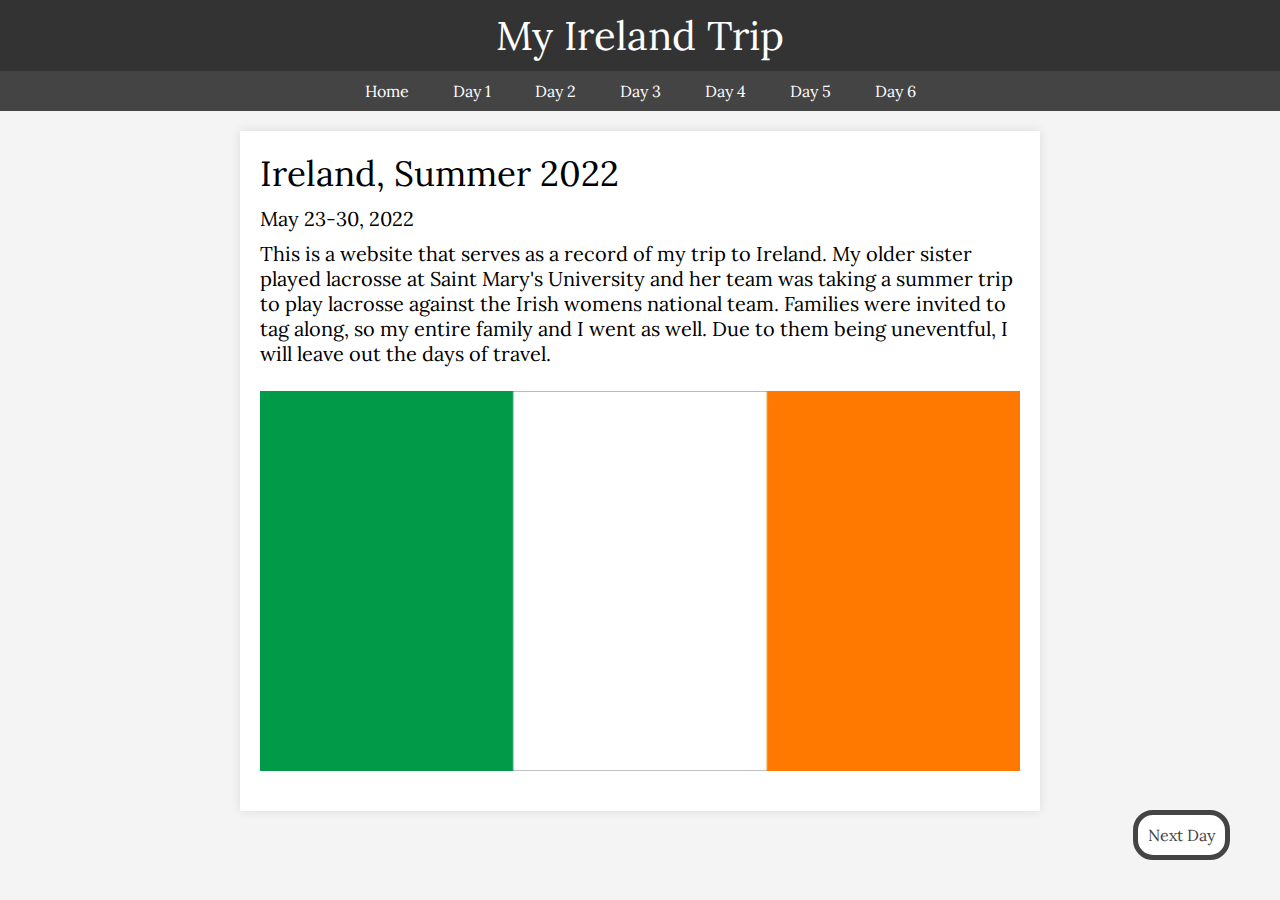
<file: index.html>
<!DOCTYPE html>
<html lang="en">

<head>
    <meta charset="UTF-8">
    <meta name="viewport" content="width=device-width, initial-scale=1.0">
    <link rel="stylesheet" href="css/reset.css">
    <link rel="stylesheet" href="css/style.css">
    <link rel="preconnect" href="https://fonts.googleapis.com">
    <link rel="preconnect" href="https://fonts.gstatic.com" crossorigin>
    <link href="https://fonts.googleapis.com/css2?family=Lora:wght@500&display=swap" rel="stylesheet">
    <title>My Ireland Trip</title>
</head>

<body>

    <header>
        <h1>My Ireland Trip</h1>
    </header>

    <nav>
        <a href="index.html">Home</a>
        <a href="day1.html">Day 1</a>
        <a href="day2.html">Day 2</a>
        <a href="day3.html">Day 3</a>
        <a href="day4.html">Day 4</a>
        <a href="day5.html">Day 5</a>
        <a href="day6.html">Day 6</a>
    </nav>

    <main id="introMain">
        <article>
            <h2>Ireland, Summer 2022</h2>
            <p>May 23-30, 2022</p>
            <p>This is a website that serves as a record of my trip to Ireland. My older sister played lacrosse at Saint Mary's University and her team was taking a summer trip to play lacrosse against the Irish womens national team. Families were invited to tag along, so my entire family and I went as well. Due to them being uneventful, I will leave out the days of travel.</p>
            <img src="images/ireland_flag.jpg" alt="The Flag of Ireland" id="introFlag">
        </article>

        <a class="nextButton" href="day1.html">Next Day</a>
    </main>



</body>

</html>
</file>
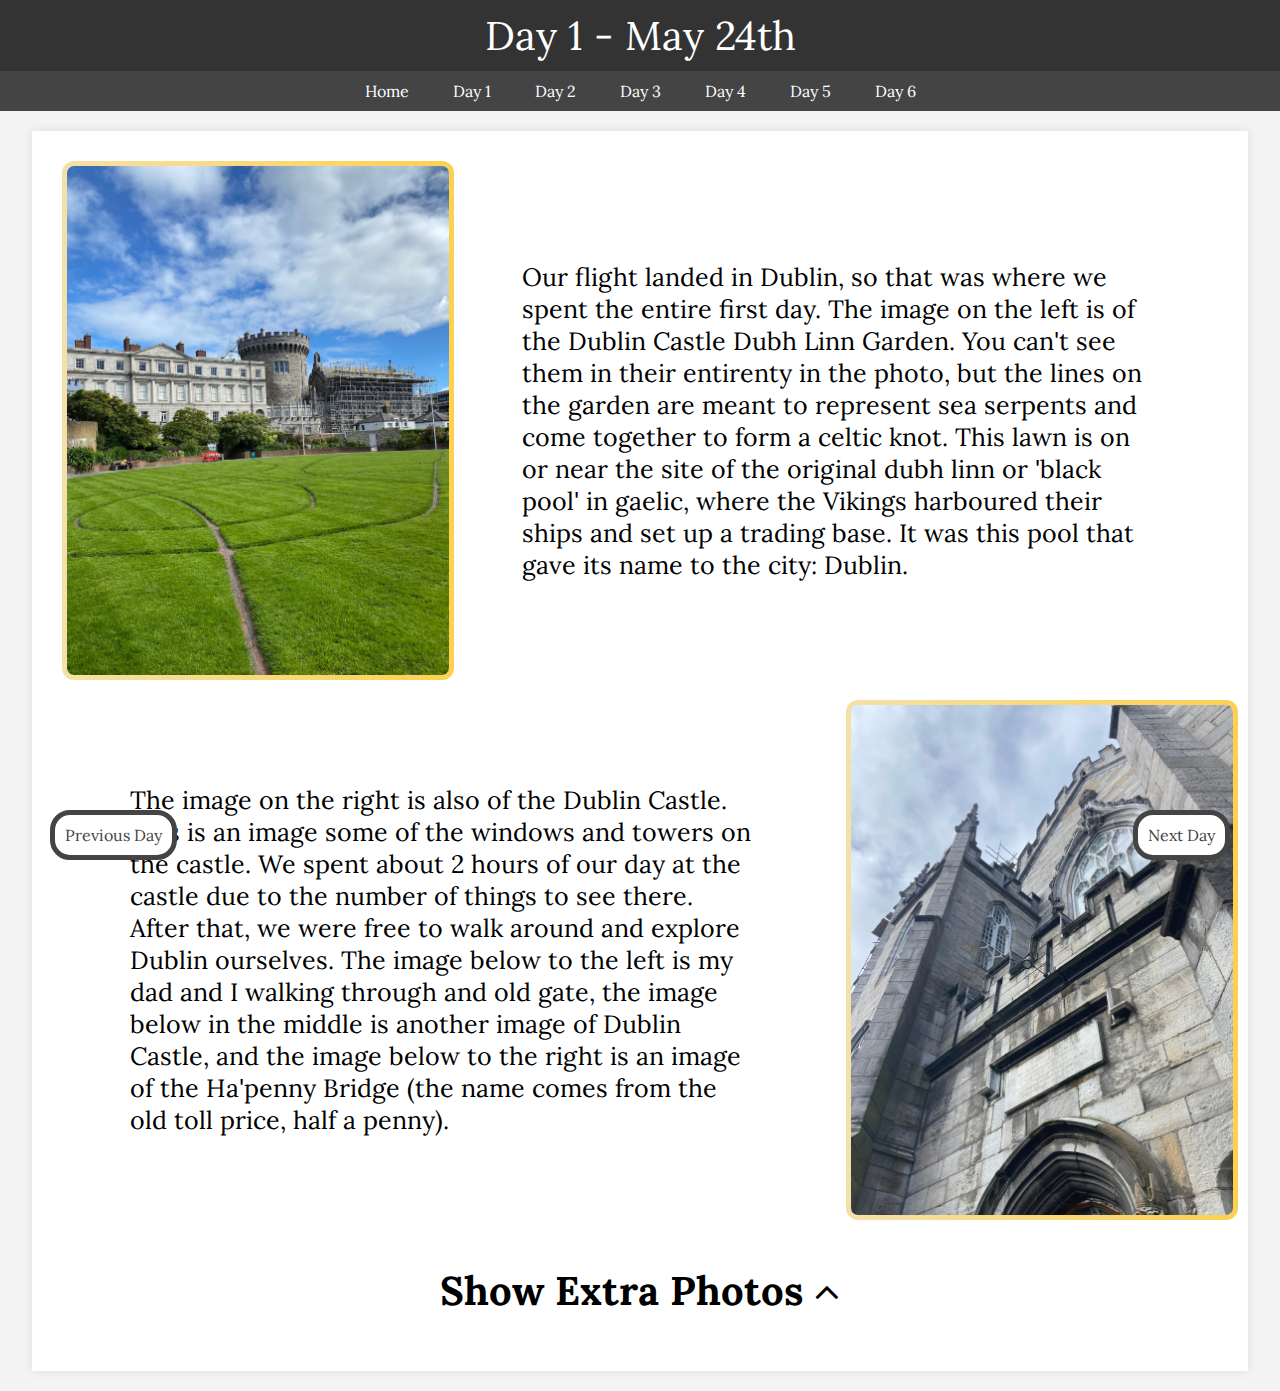
<file: day1.html>
<!DOCTYPE html>
<html lang="en">

<head>
    <meta charset="UTF-8">
    <meta name="viewport" content="width=device-width, initial-scale=1.0">
    <link rel="stylesheet" href="css/reset.css">
    <link rel="stylesheet" href="css/style.css">
    <link rel="stylesheet" href="https://cdnjs.cloudflare.com/ajax/libs/font-awesome/4.7.0/css/font-awesome.min.css">
    <link rel="preconnect" href="https://fonts.googleapis.com">
    <link rel="preconnect" href="https://fonts.gstatic.com" crossorigin>
    <link href="https://fonts.googleapis.com/css2?family=Lora:wght@500&display=swap" rel="stylesheet">
    <script src="js/script.js"></script>
    <title>Day 1 - May 24th</title>
</head>

<body>
    <header>
        <h1>Day 1 - May 24th</h1>
    </header>

    <nav>
        <a href="index.html">Home</a>
        <a href="day1.html">Day 1</a>
        <a href="day2.html">Day 2</a>
        <a href="day3.html">Day 3</a>
        <a href="day4.html">Day 4</a>
        <a href="day5.html">Day 5</a>
        <a href="day6.html">Day 6</a>
    </nav>

    <main class="dayMain">
        <div class="dayDiv">

            <img src="images/day1_1.jpg" alt="Dublin Castle in the Daytime">
            <p id="day1_1T">Our flight landed in Dublin, so that was where we spent the entire first day. The image on the left is of the Dublin Castle Dubh Linn Garden. You can't see them in their entirenty in the photo, but the lines on the garden are meant to represent sea serpents and come together to form a celtic knot. This lawn is on or near the site of the original dubh linn or 'black pool' in gaelic, where the Vikings harboured their ships and set up a trading base. It was this pool that gave its name to the city: Dublin.</p>
            <p id="day1_2T">The image on the right is also of the Dublin Castle. This is an image some of the windows and towers on the castle. We spent about 2 hours of our day at the castle due to the number of things to see there. After that, we were free to walk around and explore Dublin ourselves. The image below to the left is my dad and I walking through and old gate, the image below in the middle is another image of Dublin Castle, and the image below to the right is an image of the Ha'penny Bridge (the name comes from the old toll price, half a penny).</p>
            <img src="images/day1_3.jpg" alt="Dublin Castle Tower Windows">
            <button class="galleryHeader" onclick="showImages()">Show Extra Photos <i class="fa fa-angle-up" aria-hidden="true"></i></button>
            <img src="images/day1_4.jpg" class="galleryImg" alt="Dublin City Gate">
            <img src="images/day1_2.jpg" class="galleryImg" alt="Dublin Castle Construction Scaffolding">
            <img src="images/day1_7.jpg" class="galleryImg" alt="Ha'penny Bridge">
        </div>

        <a class="backButton" href="index.html">Previous Day</a>
        <a class="nextButton" href="day2.html">Next Day</a>
    </main>

</body>

</html>
</file>
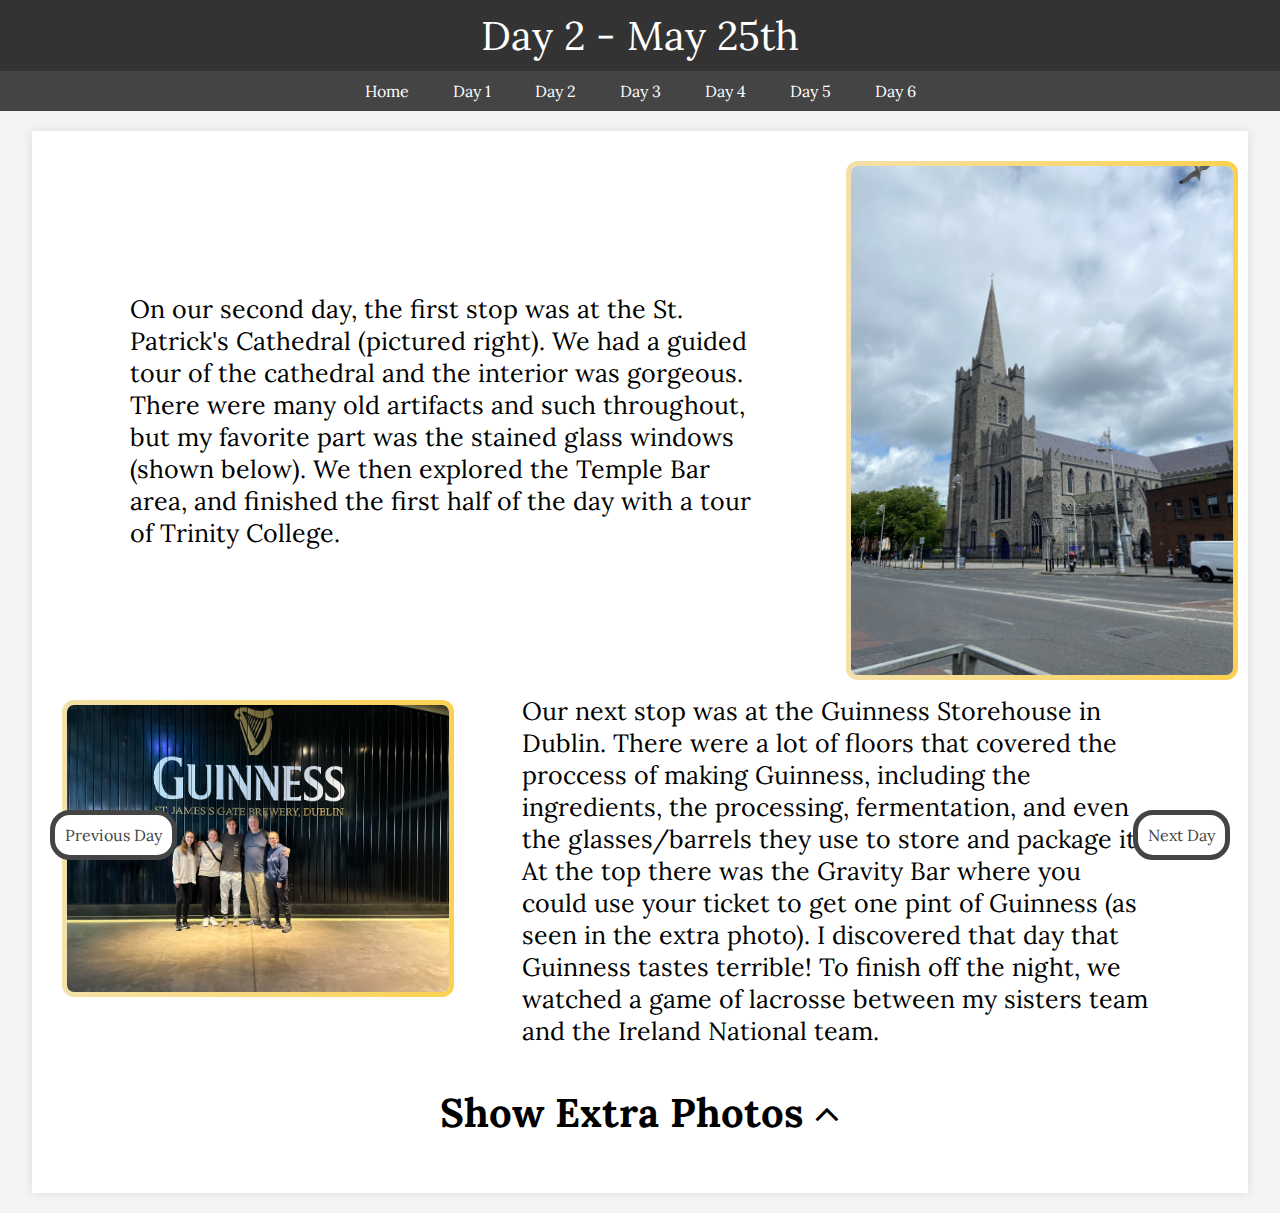
<file: day2.html>
<!DOCTYPE html>
<html lang="en">

<head>
    <meta charset="UTF-8">
    <meta name="viewport" content="width=device-width, initial-scale=1.0">
    <link rel="stylesheet" href="css/reset.css">
    <link rel="stylesheet" href="css/style.css">
    <link rel="stylesheet" href="https://cdnjs.cloudflare.com/ajax/libs/font-awesome/4.7.0/css/font-awesome.min.css">
    <link rel="preconnect" href="https://fonts.googleapis.com">
    <link rel="preconnect" href="https://fonts.gstatic.com" crossorigin>
    <link href="https://fonts.googleapis.com/css2?family=Lora:wght@500&display=swap" rel="stylesheet">
    <script src="js/script.js"></script>
    <title>Day 1 - May 24th</title>
</head>

<body>
    <header>
        <h1>Day 2 - May 25th</h1>
    </header>

    <nav>
        <a href="index.html">Home</a>
        <a href="day1.html">Day 1</a>
        <a href="day2.html">Day 2</a>
        <a href="day3.html">Day 3</a>
        <a href="day4.html">Day 4</a>
        <a href="day5.html">Day 5</a>
        <a href="day6.html">Day 6</a>
    </nav>

    <main class="dayMain">
        <div class="dayDiv">

            <img src="images/day2_3.jpg" alt="The exterior of the St. Patrick's Cathedral" id="day2_i2">
            <p id="day2_1T">On our second day, the first stop was at the St. Patrick's Cathedral (pictured right). We had a guided tour of the cathedral and the interior was gorgeous. There were many old artifacts and such throughout, but my favorite part was the stained glass windows (shown below). We then explored the Temple Bar area, and finished the first half of the day with a tour of Trinity College.</p>
            <p id="day2_2T">Our next stop was at the Guinness Storehouse in Dublin. There were a lot of floors that covered the proccess of making Guinness, including the ingredients, the processing, fermentation, and even the glasses/barrels they use to store and package it. At the top there was the Gravity Bar where you could use your ticket to get one pint of Guinness (as seen in the extra photo). I discovered that day that Guinness tastes terrible! To finish off the night, we watched a game of lacrosse between my sisters team and the Ireland National team.</p>
            <img src="images/day2_1.jpg" alt="My Family and I infront of a Guinness wall" id="day2_i1">
            <button class="galleryHeader" onclick="showImages()">Show Extra Photos <i class="fa fa-angle-up" aria-hidden="true"></i></button>
            <img src="images/day2_2.jpg" class="galleryImg" alt="The interior of the St. Patrick's Cathedral">
            <img src="images/day2_5.jpg" class="galleryImg" alt="Stained Glass in the St. Patrick's Cathedral">
            <img src="images/day2_4.jpg" class="galleryImg" alt="A view from the Gravity Bar at the top of the Guinness Storehouse">
            <div class="img5gallery">
            <img src="images/day2_7.jpg" class="galleryImg" alt="My sisters lacrosse team with the Ireland National team">
            <img src="images/day2_6.jpg" class="galleryImg" alt="A photo of my sister, Dad, and I having a Guinness in the Gravity Bar">
            </div>
        </div>

        <a class="backButton" href="day1.html">Previous Day</a>
        <a class="nextButton" href="day3.html">Next Day</a>
    </main>

</body>

</html>
</file>
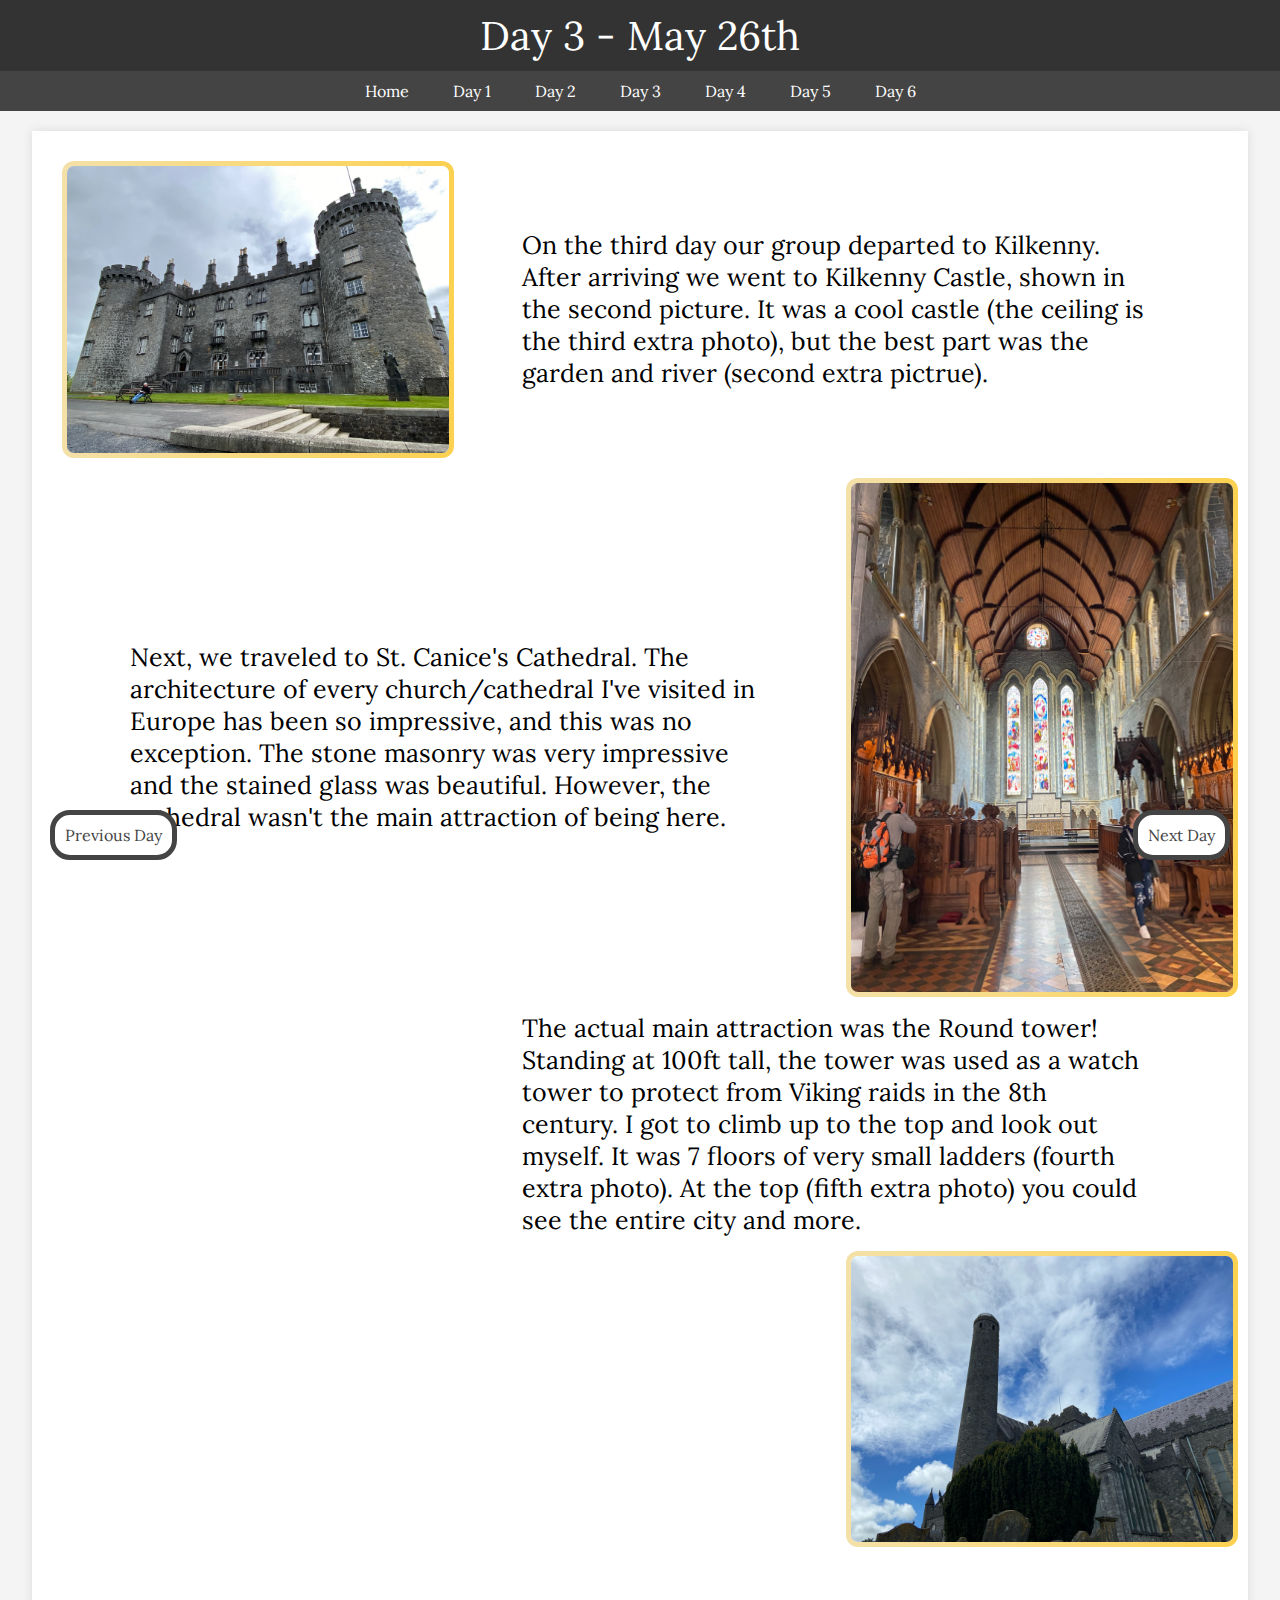
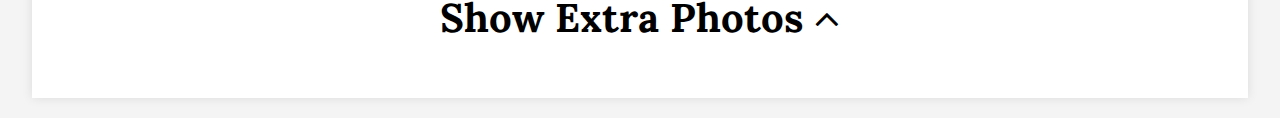
<file: day3.html>
<!DOCTYPE html>
<html lang="en">

<head>
    <meta charset="UTF-8">
    <meta name="viewport" content="width=device-width, initial-scale=1.0">
    <link rel="stylesheet" href="css/reset.css">
    <link rel="stylesheet" href="css/style.css">
    <link rel="stylesheet" href="https://cdnjs.cloudflare.com/ajax/libs/font-awesome/4.7.0/css/font-awesome.min.css">
    <link rel="preconnect" href="https://fonts.googleapis.com">
    <link rel="preconnect" href="https://fonts.gstatic.com" crossorigin>
    <link href="https://fonts.googleapis.com/css2?family=Lora:wght@500&display=swap" rel="stylesheet">
    <script src="js/script.js"></script>
    <title>Day 1 - May 24th</title>
</head>

<body>
    <header>
        <h1>Day 3 - May 26th</h1>
    </header>

    <nav>
        <a href="index.html">Home</a>
        <a href="day1.html">Day 1</a>
        <a href="day2.html">Day 2</a>
        <a href="day3.html">Day 3</a>
        <a href="day4.html">Day 4</a>
        <a href="day5.html">Day 5</a>
        <a href="day6.html">Day 6</a>
    </nav>

    <main class="dayMain">
        <div class="dayDiv">

            <img src="images/day3_9.jpg" alt="Kilkenny Castle in the Daytime" id="day2_i1">
            <p id="day1_1T">On the third day our group departed to Kilkenny. After arriving we went to Kilkenny Castle, shown in the second picture. It was a cool castle (the ceiling is the third extra photo), but the best part was the garden and river (second extra pictrue).</p>
            <p id="day1_2T">Next, we traveled to St. Canice's Cathedral. The architecture of every church/cathedral I've visited in Europe has been so impressive, and this was no exception. The stone masonry was very impressive and the stained glass was beautiful. However, the cathedral wasn't the main attraction of being here.</p>
            <img src="images/day3_1.jpg" alt="St. Canice's Cathedral in the daytime">
            <p id="day3_1T">The actual main attraction was the Round tower! Standing at 100ft tall, the tower was used as a watch tower to protect from Viking raids in the 8th century. I got to climb up to the top and look out myself. It was 7 floors of very small ladders (fourth extra photo). At the top (fifth extra photo) you could see the entire city and more.</p>
            <img src="images/day3_2.jpg" alt="Daytime photo of the Round Tower" id="day2_i2">
            <button class="galleryHeader" onclick="showImages()">Show Extra Photos <i class="fa fa-angle-up" aria-hidden="true"></i></button>
            <img src="images/day3_7.jpg" class="galleryImg" alt="My family at Kilkenny Castle">
            <img src="images/day3_3.jpg" class="galleryImg" alt="A view of the river at Kilkenny Castle">
            <img src="images/day3_8.jpg" class="galleryImg" alt="The art room in Kilkenny Castle">
            <img src="images/day3_4.jpg" class="galleryImg" alt="The inside of the Round Tower">
            <img src="images/day3_6.jpg" class="galleryImg" alt="Picture of me and my sisters at the top of the Round Tower">
            <img src="images/day3_5.jpg" class="galleryImg" alt="A picture of my mom while exploring Kilkenny">
        </div>

        <a class="backButton" href="day2.html">Previous Day</a>
        <a class="nextButton" href="day4.html">Next Day</a>
    </main>

</body>

</html>
</file>
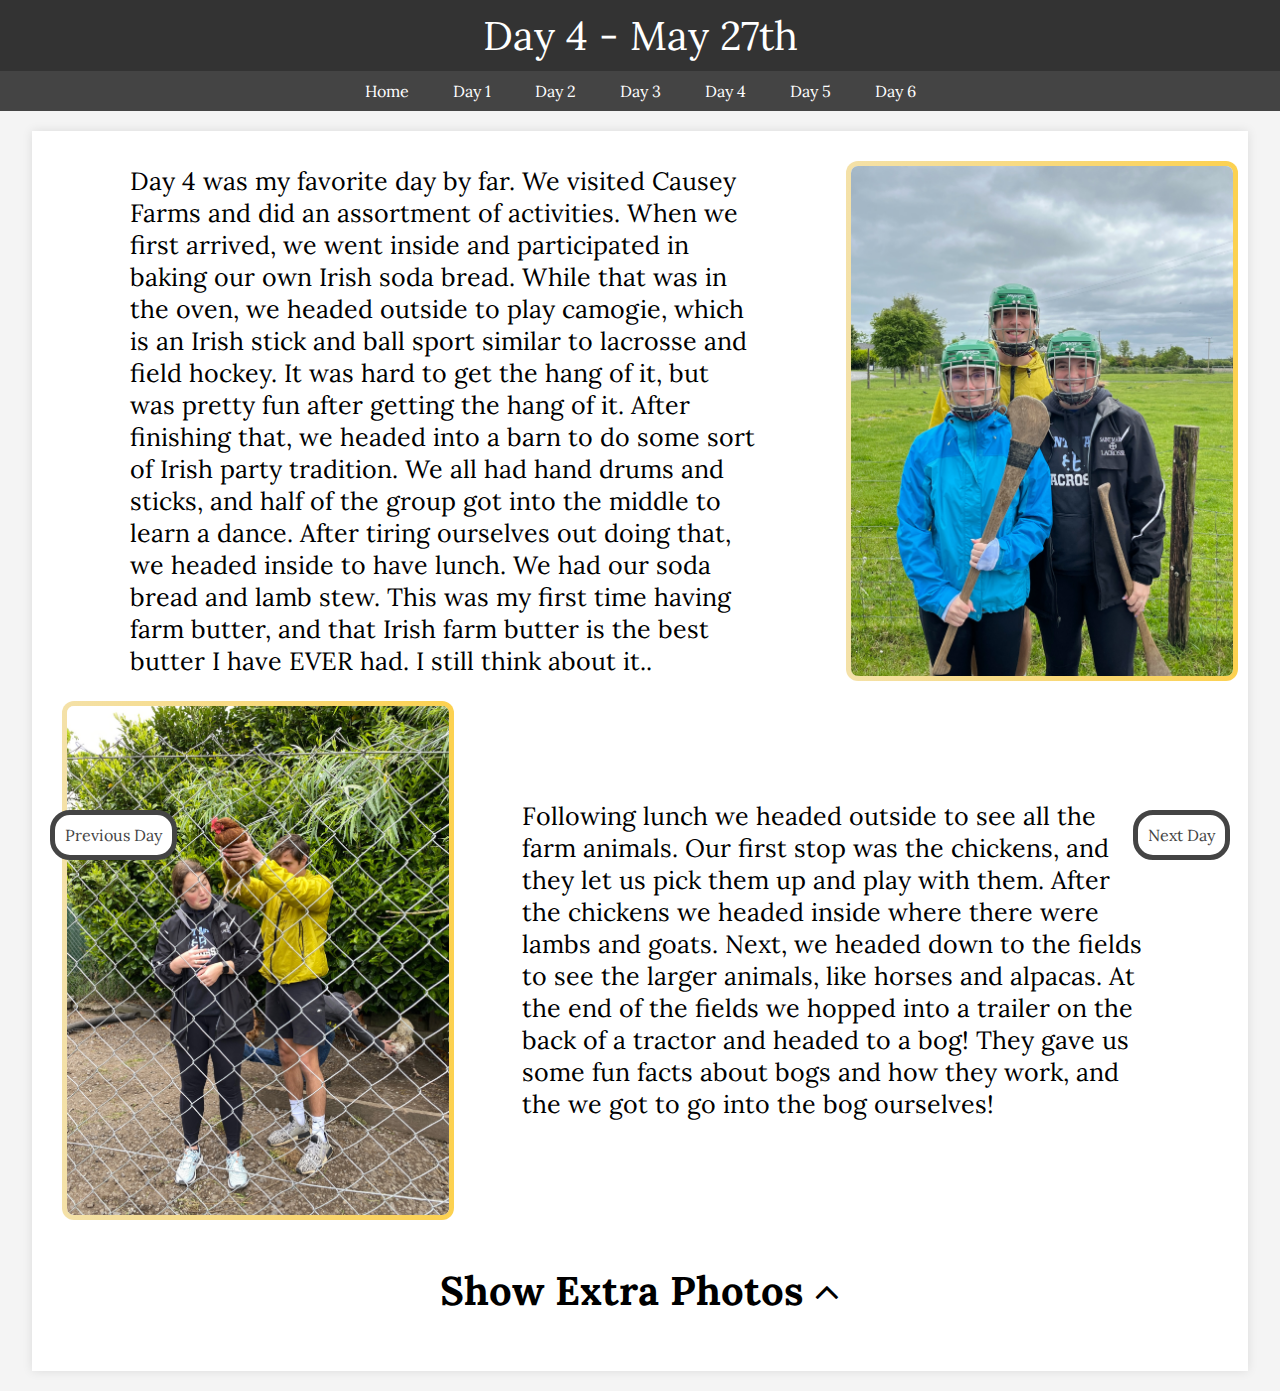
<file: day4.html>
<!DOCTYPE html>
<html lang="en">

<head>
    <meta charset="UTF-8">
    <meta name="viewport" content="width=device-width, initial-scale=1.0">
    <link rel="stylesheet" href="css/reset.css">
    <link rel="stylesheet" href="css/style.css">
    <link rel="stylesheet" href="https://cdnjs.cloudflare.com/ajax/libs/font-awesome/4.7.0/css/font-awesome.min.css">
    <link rel="preconnect" href="https://fonts.googleapis.com">
    <link rel="preconnect" href="https://fonts.gstatic.com" crossorigin>
    <link href="https://fonts.googleapis.com/css2?family=Lora:wght@500&display=swap" rel="stylesheet">
    <script src="js/script.js"></script>
    <title>Day 1 - May 24th</title>
</head>

<body>
    <header>
        <h1>Day 4 - May 27th</h1>
    </header>

    <nav>
        <a href="index.html">Home</a>
        <a href="day1.html">Day 1</a>
        <a href="day2.html">Day 2</a>
        <a href="day3.html">Day 3</a>
        <a href="day4.html">Day 4</a>
        <a href="day5.html">Day 5</a>
        <a href="day6.html">Day 6</a>
    </nav>

    <main class="dayMain">
        <div class="dayDiv">

            <img src="images/day4_6.jpg" alt="Me and my sisters wearing helmets and holding camogie sticks.">
            <p id="day2_1T">Day 4 was my favorite day by far. We visited Causey Farms and did an assortment of activities. When we first arrived, we went inside and participated in baking our own Irish soda bread. While that was in the oven, we headed outside to play camogie, which is an Irish stick and ball sport similar to lacrosse and field hockey. It was hard to get the hang of it, but was pretty fun after getting the hang of it. After finishing that, we headed into a barn to do some sort of Irish party tradition. We all had hand drums and sticks, and half of the group got into the middle to learn a dance. After tiring ourselves out doing that, we headed inside to have lunch. We had our soda bread and lamb stew. This was my first time having farm butter, and that Irish farm butter is the best butter I have EVER had. I still think about it..</p>
            <p id="day2_2T">Following lunch we headed outside to see all the farm animals. Our first stop was the chickens, and they let us pick them up and play with them. After the chickens we headed inside where there were lambs and goats. Next, we headed down to the fields to see the larger animals, like horses and alpacas. At the end of the fields we hopped into a trailer on the back of a tractor and headed to a bog! They gave us some fun facts about bogs and how they work, and the we got to go into the bog ourselves!</p>
            <img src="images/day4_1.jpg" alt="Me putting a chicken on my sisters shoulder.">
            <button class="galleryHeader" onclick="showImages()">Show Extra Photos <i class="fa fa-angle-up" aria-hidden="true"></i></button>
            <img src="images/day4_3.jpg" class="galleryImg" alt="My sister and I making soda bread.">
            <img src="images/day4_2.jpg" class="galleryImg" alt="Inside a barn doing an Irish dance.">
            <img src="images/day4_5.jpg" class="galleryImg" alt="Lamb stew">
            <img src="images/day4_8.jpg" class="galleryImg" alt="An alpaca in a field.">
            <img src="images/day4_7.jpg" class="galleryImg" alt="My mom and sister in the trailer on our way to the bog.">
            <img src="images/day4_4.jpg" class="galleryImg" alt="A picture of the bog I was at.">
        </div>

        <a class="backButton" href="day3.html">Previous Day</a>
        <a class="nextButton" href="day5.html">Next Day</a>
    </main>

</body>

</html>
</file>
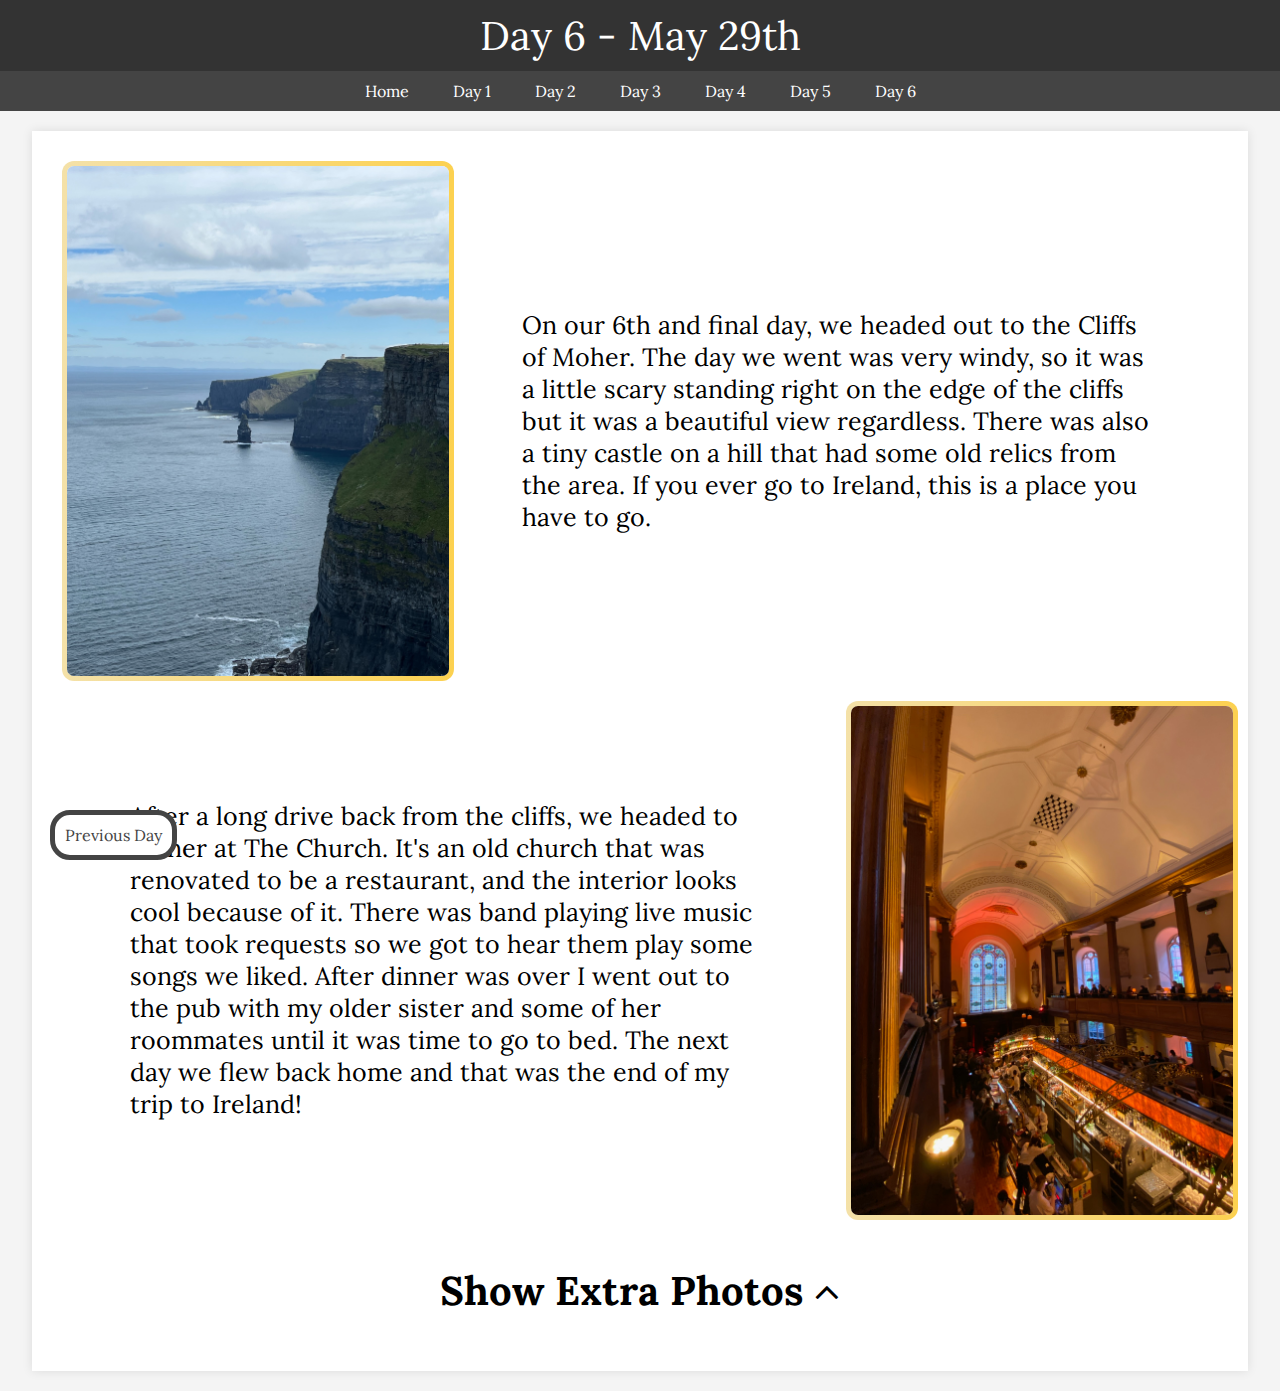
<file: day6.html>
<!DOCTYPE html>
<html lang="en">

<head>
    <meta charset="UTF-8">
    <meta name="viewport" content="width=device-width, initial-scale=1.0">
    <link rel="stylesheet" href="css/reset.css">
    <link rel="stylesheet" href="css/style.css">
    <link rel="stylesheet" href="https://cdnjs.cloudflare.com/ajax/libs/font-awesome/4.7.0/css/font-awesome.min.css">
    <link rel="preconnect" href="https://fonts.googleapis.com">
    <link rel="preconnect" href="https://fonts.gstatic.com" crossorigin>
    <link href="https://fonts.googleapis.com/css2?family=Lora:wght@500&display=swap" rel="stylesheet">
    <script src="js/script.js"></script>
    <title>Day 1 - May 24th</title>
</head>

<body>
    <header>
        <h1>Day 6 - May 29th</h1>
    </header>

    <nav>
        <a href="index.html">Home</a>
        <a href="day1.html">Day 1</a>
        <a href="day2.html">Day 2</a>
        <a href="day3.html">Day 3</a>
        <a href="day4.html">Day 4</a>
        <a href="day5.html">Day 5</a>
        <a href="day6.html">Day 6</a>
    </nav>

    <main class="dayMain">
        <div class="dayDiv">

            <img src="images/day6_3.jpg" alt="Cliffs of Moher">
            <p id="day1_1T">On our 6th and final day, we headed out to the Cliffs of Moher. The day we went was very windy, so it was a little scary standing right on the edge of the cliffs but it was a beautiful view regardless. There was also a tiny castle on a hill that had some old relics from the area. If you ever go to Ireland, this is a place you have to go.</p>
            <p id="day1_2T">After a long drive back from the cliffs, we headed to dinner at The Church. It's an old church that was renovated to be a restaurant, and the interior looks cool because of it. There was band playing live music that took requests so we got to hear them play some songs we liked. After dinner was over I went out to the pub with my older sister and some of her roommates until it was time to go to bed. The next day we flew back home and that was the end of my trip to Ireland!</p>
            <img src="images/day6_4.jpg" alt="Interior of The Church restaurant in Dublin">
            <button class="galleryHeader" onclick="showImages()">Show Extra Photos <i class="fa fa-angle-up" aria-hidden="true"></i></button>
            <img src="images/day6_1.jpg" class="galleryImg" alt="My family all together at the Cliffs of Moher">
            <img src="images/day6_2.jpg" class="galleryImg" alt="Another image of the CLiffs of Moher">
            <img src="images/day6_5.jpg" class="galleryImg" alt="My mother and I at dinner in The Church">
        </div>

        <a class="backButton" href="day5.html">Previous Day</a>
    </main>

</body>

</html>
</file>
<file: css/style.css>
body {
    font-family: 'Lora', serif;
    margin: 0;
    padding: 0;
    background-color: #f4f4f4;
}

header {
    background-color: #333;
    color: #fff;
    padding: 10px;
    text-align: center;
}

nav {
    background-color: #444;
    color: #fff;
    padding: 10px;
    text-align: center;
}

nav a {
    color: #fff;
    text-decoration: none;
    padding: 10px;
    margin: 0 10px;
}

img {
    background: linear-gradient(white, white) padding-box,
              linear-gradient(to right, rgb(244, 225, 168), rgb(252, 209, 80)) border-box;
  border-radius: 12px;
  border: 5px solid transparent;
  margin: 10px;
}

img:hover {
    box-shadow:
    1px 1px #373737,
    2px 2px #373737,
    3px 3px #373737,
    4px 4px #373737,
    5px 5px #373737,
    6px 6px #373737;
    -webkit-transform: translateX(-3px);
    transform: translateX(-3px);
    transition: .5s ease;
}

#introMain {
    max-width: 800px;
    margin: 20px auto;
    padding: 20px;
    background-color: #fff;
    box-shadow: 0 0 10px rgba(0, 0, 0, 0.1);
}

.dayMain {
    max-width: 95%;
    margin: 20px auto;
    padding: 20px;
    background-color: #fff;
    box-shadow: 0 0 10px rgba(0, 0, 0, 0.1);
}

article {
    margin-bottom: 20px;
}

h1 {
    font-size: 40px;
}

h2 {
    font-size: 35px;
    padding-bottom: 5px;
}

p {
    padding-top: 5px;
    padding-bottom: 5px;
    font-size: 20px;
}

.nextButton {
    position: fixed;
    right: 50px;
    bottom: 40px;
    border: 5px solid #444;
    background-color: #FFFFFF;
    border-radius: 20px;
    padding: 10px;
    color: #444;
}

.backButton {
    position: fixed;
    left: 50px;
    bottom: 40px;
    border: 5px solid #444;
    background-color: #FFF;
    border-radius: 20px;
    padding: 10px;
    color: #444;
}

#introFlag {
    display: block;
    margin-right: auto;
    margin-left: auto;
    padding-top: 10px;
    border: none;
    background: none;
    border-radius: 0px;
}

.dayDiv {
    display: grid;
    grid-template-columns: 1fr 1fr 1fr;
}

#day1_1T {
    grid-column: 2 / span 2;
    display: flex;
    justify-self: center;
    align-self: center;
    padding-left: 10%;
    padding-right: 10%;
    font-size: 25px;
}

#day1_2T {
    grid-column: 1 / span 2;
    display: flex;
    justify-self: center;
    align-self: center;
    padding-left: 10%;
    padding-right: 10%;
    font-size: 25px;
}

.galleryHeader {
    grid-column: 1 / span 3;
    text-align: center;
    padding: 35px;
    font-size: 40px;
    font-weight: bold;
}

.galleryImg {
    display: none;
}

#day2_1T {
    grid-column: 1 / span 2;
    grid-row: 1 / span 1;
    display: flex;
    justify-self: center;
    align-self: center;
    padding-left: 10%;
    padding-right: 10%;
    font-size: 25px;
}

#day2_2T {
    grid-column: 2 / span 2;
    grid-row: 2 / span 1;
    display: flex;
    justify-self: center;
    align-self: center;
    padding-left: 10%;
    padding-right: 10%;
    font-size: 25px;
}

#day2_i2 {
    grid-column: 3 / span 1;
}

#day2_i1 {
    grid-column: 1 / span 1;
    width: 120%;
}

.img5gallery {
    display: grid;
    grid-template-columns: 1fr 1fr;
    grid-column: 1 / span 3;
}

#day3_1T {
    grid-column: 2 / span 2;
    display: flex;
    justify-self: center;
    align-self: center;
    padding-left: 10%;
    padding-right: 10%;
    font-size: 25px;
    grid-row: 3 / span 1;
}

#second {
    grid-column: 2 / span 2;
}
</file>
